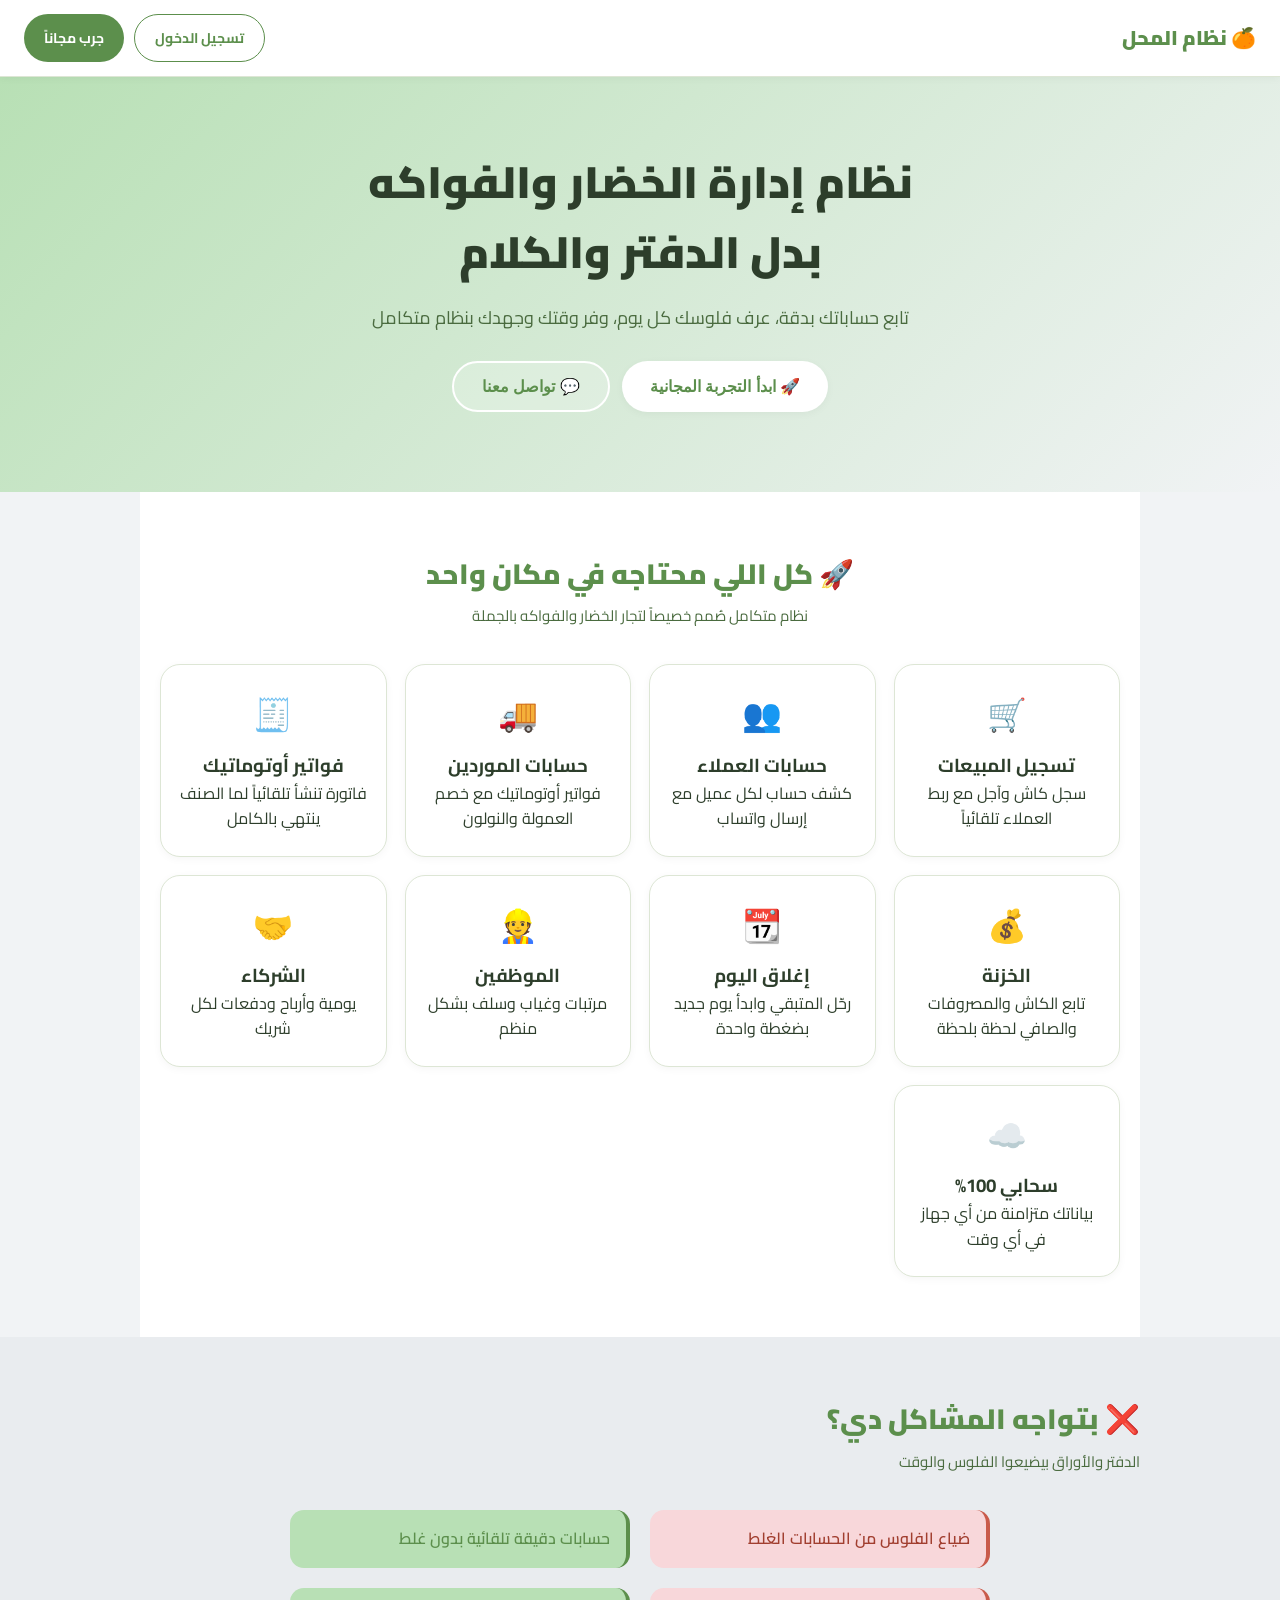
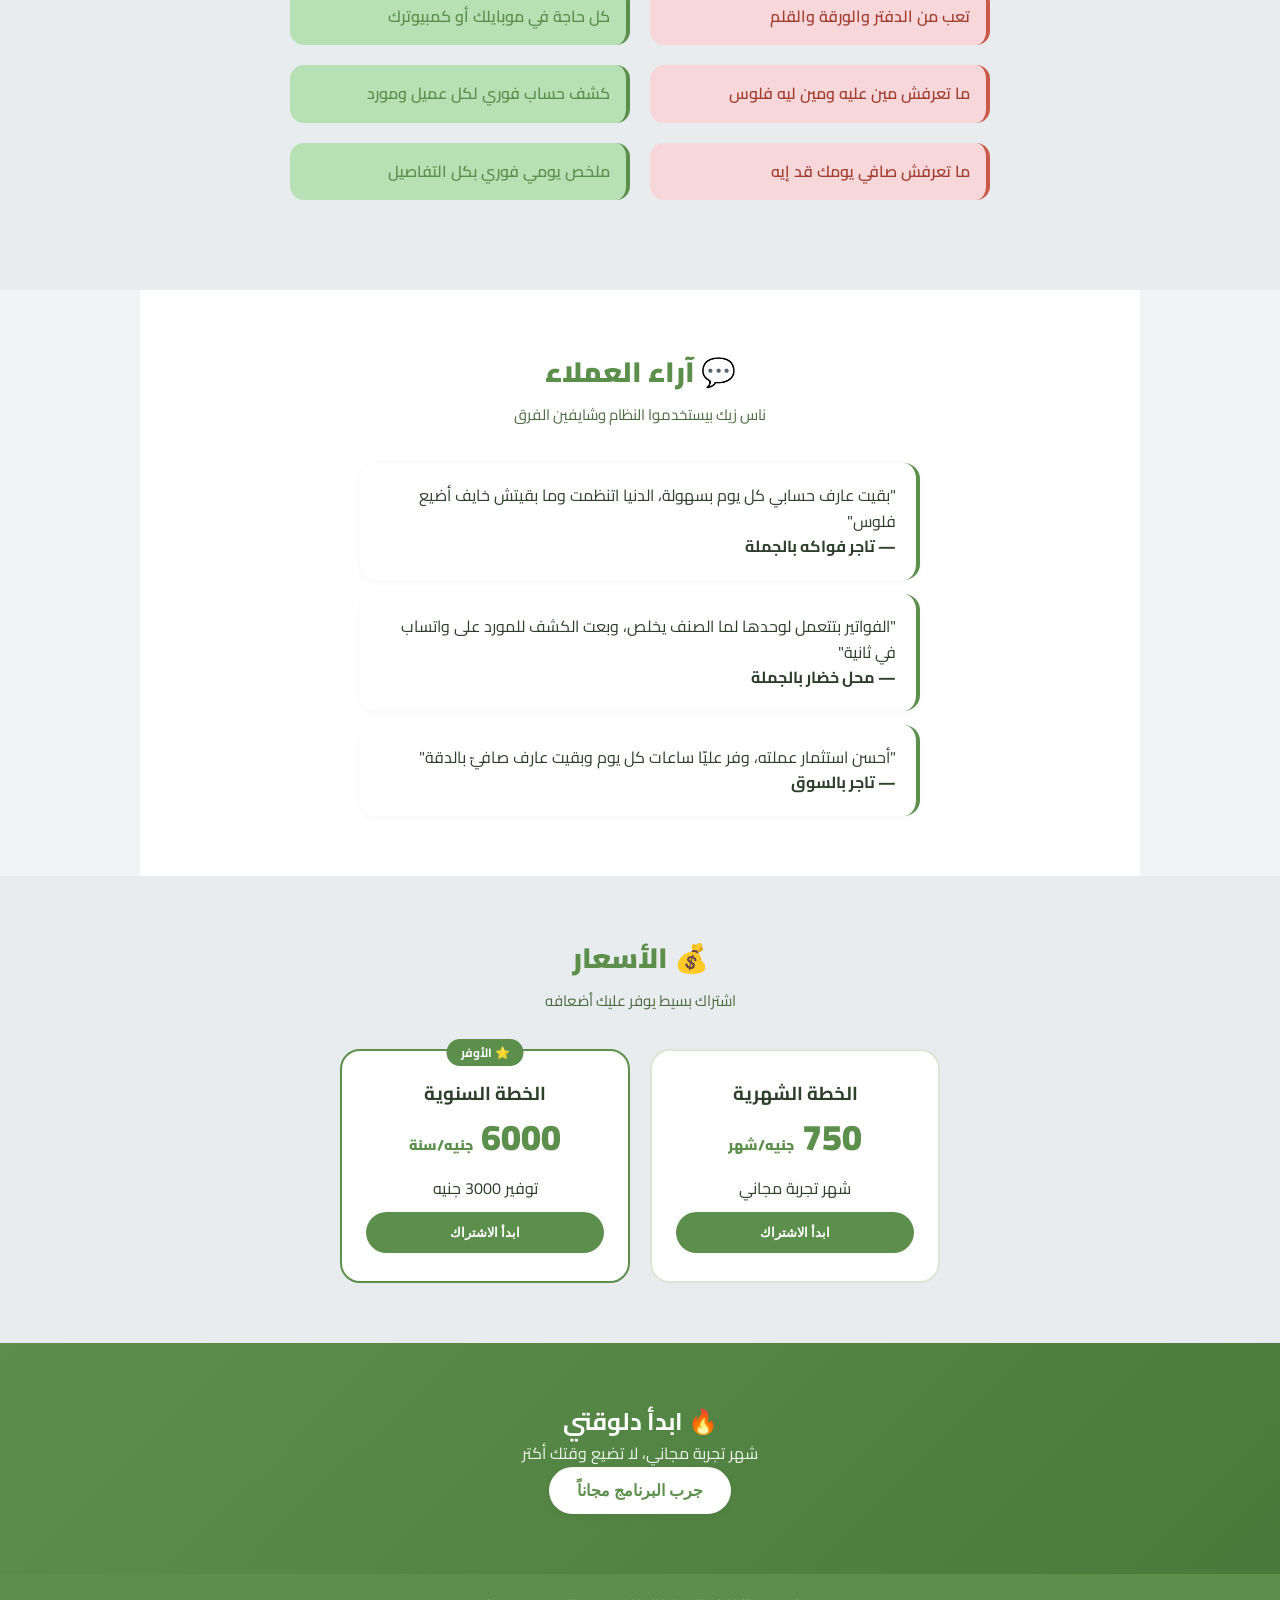
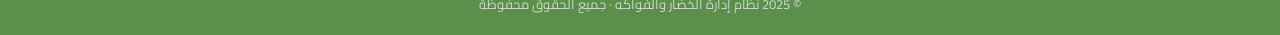
<file: index.html>
<!DOCTYPE html>
<html lang="ar" dir="rtl">
<head>
  <meta charset="UTF-8">
  <meta name="viewport" content="width=device-width, initial-scale=1.0">
  <title>نظام محل الخضار والفواكه</title>
  <link href="https://fonts.googleapis.com/css2?family=Cairo:wght@400;600;700;800;900&display=swap" rel="stylesheet">
  <style>
    /* ===== ألوان الهوية الجديدة: أخضر فاتح، أحمر فاتح، فضي ===== */
    :root {
      --primary-green-light: #b8e0b5;
      --primary-green-soft: #9bcd8e;
      --primary-green-dark: #5c8f4c;
      --primary-red-light: #f8d7da;
      --primary-red-soft: #f5b7b1;
      --primary-red-dark: #c95a4a;
      --primary-silver: #e9ecef;
      --primary-silver-dark: #ced4da;
      --white: #ffffff;
      --bg-light: #f1f3f5;
      --text-dark: #2d3e2b;
      --text-soft: #4a6b3f;
      --border-light: #dde6d5;
      --shadow-sm: 0 2px 8px rgba(0,0,0,0.04);
      --shadow-md: 0 6px 18px rgba(0,0,0,0.06);
    }

    * { margin: 0; padding: 0; box-sizing: border-box; }
    body {
      font-family: 'Cairo', sans-serif;
      background-color: var(--bg-light);
      color: var(--text-dark);
      line-height: 1.6;
    }

    /* ===== شريط التنقل ===== */
    nav {
      position: sticky; top: 0; z-index: 50;
      background: var(--white); padding: 14px 24px;
      display: flex; justify-content: space-between; align-items: center;
      box-shadow: var(--shadow-sm); border-bottom: 1px solid var(--border-light);
    }
    .nav-logo { font-size: 20px; font-weight: 900; color: var(--primary-green-dark); }
    .nav-buttons { display: flex; gap: 10px; }
    .nav-btn {
      padding: 10px 20px; border-radius: 30px; font-weight: 700; font-size: 14px;
      cursor: pointer; font-family: 'Cairo', sans-serif; transition: 0.2s;
    }
    .btn-outline-nav {
      background: transparent; border: 1.5px solid var(--primary-green-dark);
      color: var(--primary-green-dark);
    }
    .btn-outline-nav:hover {
      background: var(--primary-green-light);
    }
    .btn-primary-nav {
      background: var(--primary-green-dark); border: none; color: white;
    }
    .btn-primary-nav:hover {
      background: #4a7a3b;
    }

    /* ===== هيرو ===== */
    .hero {
      background: linear-gradient(135deg, var(--primary-green-light) 0%, var(--bg-light) 100%);
      text-align: center; padding: 70px 20px 80px; position: relative; overflow: hidden;
    }
    .hero h1 { font-size: clamp(26px, 6vw, 44px); font-weight: 900; margin-bottom: 16px; color: var(--text-dark); }
    .hero p { font-size: clamp(15px, 3vw, 18px); color: var(--text-soft); max-width: 560px; margin: 0 auto 28px; }
    .hero-btns { display: flex; justify-content: center; gap: 12px; flex-wrap: wrap; }
    .btn-white {
      padding: 14px 28px; background: var(--white); color: var(--primary-green-dark);
      border: none; border-radius: 40px; font-weight: 800; font-size: 16px;
      cursor: pointer; box-shadow: var(--shadow-sm);
    }
    .btn-outline-white {
      padding: 14px 28px; background: transparent; color: var(--primary-green-dark);
      border: 2px solid var(--white); border-radius: 40px; font-weight: 700; font-size: 16px;
      cursor: pointer; background-color: rgba(255,255,255,0.2);
    }

    /* ===== أقسام عامة ===== */
    .section { padding: 60px 20px; text-align: center; background: var(--white); }
    .container { max-width: 1000px; margin: 0 auto; }
    .section-title { font-size: clamp(22px, 4vw, 28px); font-weight: 900; margin-bottom: 8px; color: var(--primary-green-dark); }
    .section-sub { font-size: 15px; color: var(--text-soft); margin-bottom: 36px; }

    /* ===== بطاقات الميزات ===== */
    .features-grid {
      display: grid; grid-template-columns: repeat(auto-fit, minmax(200px, 1fr));
      gap: 18px; margin-top: 20px;
    }
    .feature-card {
      background: var(--white); padding: 24px 18px; border-radius: 20px;
      border: 1px solid var(--border-light); box-shadow: var(--shadow-sm);
      transition: transform 0.2s;
    }
    .feature-card:hover { transform: translateY(-4px); }
    .feature-icon { font-size: 32px; margin-bottom: 10px; }

    /* ===== قسم المشكلة ===== */
    .problem-section { background: var(--primary-silver); padding: 60px 20px; }
    .problem-grid {
      display: grid; grid-template-columns: 1fr 1fr; gap: 20px;
      max-width: 700px; margin: 0 auto 30px;
    }
    .problem-item {
      background: var(--primary-red-light); padding: 16px; border-radius: 14px;
      border-right: 4px solid var(--primary-red-dark); text-align: right; font-weight: 600; color: #a13e2f;
    }
    .solution-item {
      background: var(--primary-green-light); padding: 16px; border-radius: 14px;
      border-right: 4px solid var(--primary-green-dark); text-align: right; font-weight: 600; color: var(--primary-green-dark);
    }

    /* ===== الشهادات ===== */
    .testimonials { display: flex; flex-direction: column; gap: 14px; max-width: 560px; margin: 0 auto; }
    .testimonial {
      background: var(--white); padding: 20px; border-radius: 16px; text-align: right;
      border-right: 4px solid var(--primary-green-dark); box-shadow: var(--shadow-sm);
    }

    /* ===== الأسعار ===== */
    .pricing-grid {
      display: grid; grid-template-columns: repeat(auto-fit, minmax(240px, 1fr));
      gap: 20px; max-width: 600px; margin: 0 auto;
    }
    .price-card {
      background: var(--white); padding: 28px 24px; border-radius: 20px;
      border: 2px solid var(--border-light);
    }
    .price-card.featured { border-color: var(--primary-green-dark); position: relative; }
    .price-card.featured::before {
      content: "⭐ الأوفر"; position: absolute; top: -12px; right: 50%;
      transform: translateX(50%); background: var(--primary-green-dark); color: white;
      padding: 4px 14px; border-radius: 20px; font-size: 12px; font-weight: 700;
    }
    .price-amount { font-size: 36px; font-weight: 900; color: var(--primary-green-dark); }
    .price-btn {
      width: 100%; padding: 13px; background: var(--primary-green-dark); color: white;
      border: none; border-radius: 40px; font-weight: 700; cursor: pointer;
    }
    .price-btn:hover { background: #4a7a3b; }

    /* ===== CTA ===== */
    .cta-section {
      background: linear-gradient(135deg, var(--primary-green-dark), #4a7a3b);
      color: white; padding: 60px 20px; text-align: center;
    }
    .cta-section .btn-white { color: var(--primary-green-dark); }

    /* ===== الفوتر ===== */
    footer {
      background: var(--primary-green-dark); color: rgba(255,255,255,0.7);
      text-align: center; padding: 20px; font-size: 13px;
    }

    /* ===== نافذة المصادقة المنبثقة (Modal) ===== */
    .modal-overlay {
      position: fixed; top: 0; left: 0; right: 0; bottom: 0;
      background: rgba(0,0,0,0.4); backdrop-filter: blur(4px);
      display: none; align-items: center; justify-content: center;
      z-index: 1000; padding: 16px;
    }
    .auth-modal {
      background: var(--white); border-radius: 32px; padding: 32px 28px;
      max-width: 460px; width: 100%; box-shadow: 0 20px 30px rgba(0,0,0,0.1);
      border: 1px solid var(--border-light); position: relative;
    }
    .modal-close {
      position: absolute; top: 16px; left: 16px;
      background: none; border: none; font-size: 24px; cursor: pointer; color: var(--text-soft);
    }
    .auth-tabs {
      display: flex; gap: 10px; margin-bottom: 28px;
      border-bottom: 2px solid var(--border-light); padding-bottom: 12px;
    }
    .auth-tab {
      flex: 1; text-align: center; padding: 10px; font-weight: 700; font-size: 18px;
      cursor: pointer; border-radius: 30px; background: transparent; border: none;
      color: var(--text-soft); font-family: 'Cairo', sans-serif;
    }
    .auth-tab.active { color: var(--primary-green-dark); background: rgba(92, 143, 76, 0.08); }
    .auth-form { display: flex; flex-direction: column; gap: 18px; }
    .form-group input {
      padding: 16px 18px; border: 1.5px solid var(--border-light);
      border-radius: 16px; font-family: 'Cairo', sans-serif; font-size: 16px;
      width: 100%;
    }
    .btn-auth {
      background: var(--primary-green-dark); color: white; border: none;
      padding: 16px; border-radius: 16px; font-weight: 700; font-size: 18px;
      cursor: pointer; margin-top: 10px;
    }
    .error-message { color: var(--primary-red-dark); font-size: 14px; min-height: 24px; text-align: center; }
    .success-message { color: #2E7D32; font-size: 14px; text-align: center; }
    .hidden { display: none !important; }

    @media (max-width: 600px) {
      .problem-grid { grid-template-columns: 1fr; }
    }
  </style>
</head>
<body>

<!-- شريط التنقل -->
<nav>
  <div class="nav-logo">🍊 نظام المحل</div>
  <div class="nav-buttons">
    <button class="nav-btn btn-outline-nav" onclick="openAuthModal('login')">تسجيل الدخول</button>
    <button class="nav-btn btn-primary-nav" onclick="openAuthModal('signup')">جرب مجاناً</button>
  </div>
</nav>

<!-- قسم البطل -->
<div class="hero">
  <h1>نظام إدارة الخضار والفواكه<br>بدل الدفتر والكلام</h1>
  <p>تابع حساباتك بدقة، عرف فلوسك كل يوم، وفر وقتك وجهدك بنظام متكامل</p>
  <div class="hero-btns">
    <button class="btn-white" onclick="openAuthModal('signup')">🚀 ابدأ التجربة المجانية</button>
    <button class="btn-outline-white" onclick="contactWhatsApp()">💬 تواصل معنا</button>
  </div>
</div>

<!-- الميزات -->
<div class="section container">
  <p class="section-title">🚀 كل اللي محتاجه في مكان واحد</p>
  <p class="section-sub">نظام متكامل صُمم خصيصاً لتجار الخضار والفواكه بالجملة</p>
  <div class="features-grid">
    <div class="feature-card"><div class="feature-icon">🛒</div><h3>تسجيل المبيعات</h3><p>سجل كاش وآجل مع ربط العملاء تلقائياً</p></div>
    <div class="feature-card"><div class="feature-icon">👥</div><h3>حسابات العملاء</h3><p>كشف حساب لكل عميل مع إرسال واتساب</p></div>
    <div class="feature-card"><div class="feature-icon">🚚</div><h3>حسابات الموردين</h3><p>فواتير أوتوماتيك مع خصم العمولة والنولون</p></div>
    <div class="feature-card"><div class="feature-icon">🧾</div><h3>فواتير أوتوماتيك</h3><p>فاتورة تنشأ تلقائياً لما الصنف ينتهي بالكامل</p></div>
    <div class="feature-card"><div class="feature-icon">💰</div><h3>الخزنة</h3><p>تابع الكاش والمصروفات والصافي لحظة بلحظة</p></div>
    <div class="feature-card"><div class="feature-icon">📆</div><h3>إغلاق اليوم</h3><p>رحّل المتبقي وابدأ يوم جديد بضغطة واحدة</p></div>
    <div class="feature-card"><div class="feature-icon">👷</div><h3>الموظفين</h3><p>مرتبات وغياب وسلف بشكل منظم</p></div>
    <div class="feature-card"><div class="feature-icon">🤝</div><h3>الشركاء</h3><p>يومية وأرباح ودفعات لكل شريك</p></div>
    <div class="feature-card"><div class="feature-icon">☁️</div><h3>سحابي 100%</h3><p>بياناتك متزامنة من أي جهاز في أي وقت</p></div>
  </div>
</div>

<!-- المشكلة والحل -->
<div class="problem-section">
  <div class="container">
    <p class="section-title">❌ بتواجه المشاكل دي؟</p>
    <p class="section-sub">الدفتر والأوراق بيضيعوا الفلوس والوقت</p>
    <div class="problem-grid">
      <div class="problem-item">ضياع الفلوس من الحسابات الغلط</div><div class="solution-item">حسابات دقيقة تلقائية بدون غلط</div>
      <div class="problem-item">تعب من الدفتر والورقة والقلم</div><div class="solution-item">كل حاجة في موبايلك أو كمبيوترك</div>
      <div class="problem-item">ما تعرفش مين عليه ومين ليه فلوس</div><div class="solution-item">كشف حساب فوري لكل عميل ومورد</div>
      <div class="problem-item">ما تعرفش صافي يومك قد إيه</div><div class="solution-item">ملخص يومي فوري بكل التفاصيل</div>
    </div>
  </div>
</div>

<!-- الشهادات -->
<div class="section container">
  <p class="section-title">💬 آراء العملاء</p>
  <p class="section-sub">ناس زيك بيستخدموا النظام وشايفين الفرق</p>
  <div class="testimonials">
    <div class="testimonial">"بقيت عارف حسابي كل يوم بسهولة، الدنيا اتنظمت وما بقيتش خايف أضيع فلوس"<br><b>— تاجر فواكه بالجملة</b></div>
    <div class="testimonial">"الفواتير بتتعمل لوحدها لما الصنف يخلص، وبعت الكشف للمورد على واتساب في ثانية"<br><b>— محل خضار بالجملة</b></div>
    <div class="testimonial">"أحسن استثمار عملته، وفر عليّا ساعات كل يوم وبقيت عارف صافيّ بالدقة"<br><b>— تاجر بالسوق</b></div>
  </div>
</div>

<!-- الأسعار -->
<div class="section" style="background: var(--primary-silver);">
  <div class="container">
    <p class="section-title">💰 الأسعار</p>
    <p class="section-sub">اشتراك بسيط يوفر عليك أضعافه</p>
    <div class="pricing-grid">
      <div class="price-card">
        <h3>الخطة الشهرية</h3>
        <div class="price-amount">750 <span style="font-size:14px;">جنيه/شهر</span></div>
        <p style="margin:10px 0;">شهر تجربة مجاني</p>
        <button class="price-btn" onclick="contactWhatsApp()">ابدأ الاشتراك</button>
      </div>
      <div class="price-card featured">
        <h3>الخطة السنوية</h3>
        <div class="price-amount">6000 <span style="font-size:14px;">جنيه/سنة</span></div>
        <p style="margin:10px 0;">توفير 3000 جنيه</p>
        <button class="price-btn" onclick="contactWhatsApp()">ابدأ الاشتراك</button>
      </div>
    </div>
  </div>
</div>

<!-- CTA -->
<div class="cta-section">
  <h2 style="color:white;">🔥 ابدأ دلوقتي</h2>
  <p style="color:rgba(255,255,255,0.9);">شهر تجربة مجاني، لا تضيع وقتك أكتر</p>
  <button class="btn-white" onclick="openAuthModal('signup')">جرب البرنامج مجاناً</button>
</div>

<!-- فوتر -->
<footer>
  <p>© 2025 نظام إدارة الخضار والفواكه · جميع الحقوق محفوظة</p>
</footer>

<!-- نافذة تسجيل الدخول / إنشاء حساب -->
<div class="modal-overlay" id="authModal">
  <div class="auth-modal">
    <button class="modal-close" onclick="closeAuthModal()">&times;</button>
    <div class="auth-tabs">
      <button class="auth-tab active" id="modalTabLogin">تسجيل الدخول</button>
      <button class="auth-tab" id="modalTabSignup">حساب جديد</button>
    </div>

    <!-- نموذج تسجيل الدخول -->
    <form id="modalLoginForm" class="auth-form">
      <div class="form-group"><input type="email" id="modalLoginEmail" placeholder="البريد الإلكتروني" required></div>
      <div class="form-group"><input type="password" id="modalLoginPassword" placeholder="كلمة المرور" required></div>
      <button type="submit" class="btn-auth">دخول</button>
      <div id="modalLoginError" class="error-message"></div>
    </form>

    <!-- نموذج إنشاء حساب -->
    <form id="modalSignupForm" class="auth-form hidden">
      <div class="form-group"><input type="text" id="modalShopName" placeholder="اسم المحل" required></div>
      <div class="form-group"><input type="email" id="modalSignupEmail" placeholder="البريد الإلكتروني" required></div>
      <div class="form-group"><input type="password" id="modalSignupPassword" placeholder="كلمة المرور" required></div>
      <div class="form-group"><input type="password" id="modalSignupConfirm" placeholder="تأكيد كلمة المرور" required></div>
      <button type="submit" class="btn-auth">إنشاء حساب</button>
      <div id="modalSignupError" class="error-message"></div>
      <div id="modalSignupSuccess" class="success-message"></div>
    </form>
  </div>
</div>

<script type="module">
  import { signUp, signIn } from './auth.js';

  // WhatsApp رابط (استبدله برقمك)
  const WHATSAPP = "https://wa.me/201XXXXXXXXX";
  window.contactWhatsApp = () => window.open(WHATSAPP, "_blank");

  const modal = document.getElementById('authModal');
  const tabLogin = document.getElementById('modalTabLogin');
  const tabSignup = document.getElementById('modalTabSignup');
  const loginForm = document.getElementById('modalLoginForm');
  const signupForm = document.getElementById('modalSignupForm');
  const loginError = document.getElementById('modalLoginError');
  const signupError = document.getElementById('modalSignupError');
  const signupSuccess = document.getElementById('modalSignupSuccess');

  window.openAuthModal = (mode) => {
    if (mode === 'signup') {
      tabSignup.classList.add('active');
      tabLogin.classList.remove('active');
      signupForm.classList.remove('hidden');
      loginForm.classList.add('hidden');
    } else {
      tabLogin.classList.add('active');
      tabSignup.classList.remove('active');
      loginForm.classList.remove('hidden');
      signupForm.classList.add('hidden');
    }
    clearModalMessages();
    modal.style.display = 'flex';
  };

  window.closeAuthModal = () => {
    modal.style.display = 'none';
  };

  function clearModalMessages() {
    loginError.textContent = '';
    signupError.textContent = '';
    signupSuccess.textContent = '';
  }

  tabLogin.addEventListener('click', () => openAuthModal('login'));
  tabSignup.addEventListener('click', () => openAuthModal('signup'));

  modal.addEventListener('click', (e) => { if (e.target === modal) closeAuthModal(); });

  loginForm.addEventListener('submit', async (e) => {
    e.preventDefault();
    const email = document.getElementById('modalLoginEmail').value.trim();
    const password = document.getElementById('modalLoginPassword').value.trim();
    if (!email || !password) { loginError.textContent = 'جميع الحقول مطلوبة'; return; }
    const result = await signIn(email, password);
    if (result.success) window.location.href = 'app.html';
    else loginError.textContent = result.error || 'بيانات الدخول غير صحيحة';
  });

  signupForm.addEventListener('submit', async (e) => {
    e.preventDefault();
    const shopName = document.getElementById('modalShopName').value.trim();
    const email = document.getElementById('modalSignupEmail').value.trim();
    const pass = document.getElementById('modalSignupPassword').value.trim();
    const confirm = document.getElementById('modalSignupConfirm').value.trim();

    if (!shopName || !email || !pass || !confirm) {
      signupError.textContent = 'جميع الحقول مطلوبة'; return;
    }
    if (pass !== confirm) {
      signupError.textContent = 'كلمة المرور غير متطابقة'; return;
    }
    if (pass.length < 6) {
      signupError.textContent = 'كلمة المرور يجب أن تكون 6 أحرف على الأقل'; return;
    }

    const result = await signUp(email, pass, shopName);
    if (result.success) {
      signupSuccess.textContent = 'تم إنشاء الحساب، جاري التحويل...';
      signupError.textContent = '';
      setTimeout(() => window.location.href = 'app.html', 1500);
    } else {
      signupError.textContent = result.error || 'فشل إنشاء الحساب';
    }
  });
</script>

</body>
</html>
</file>
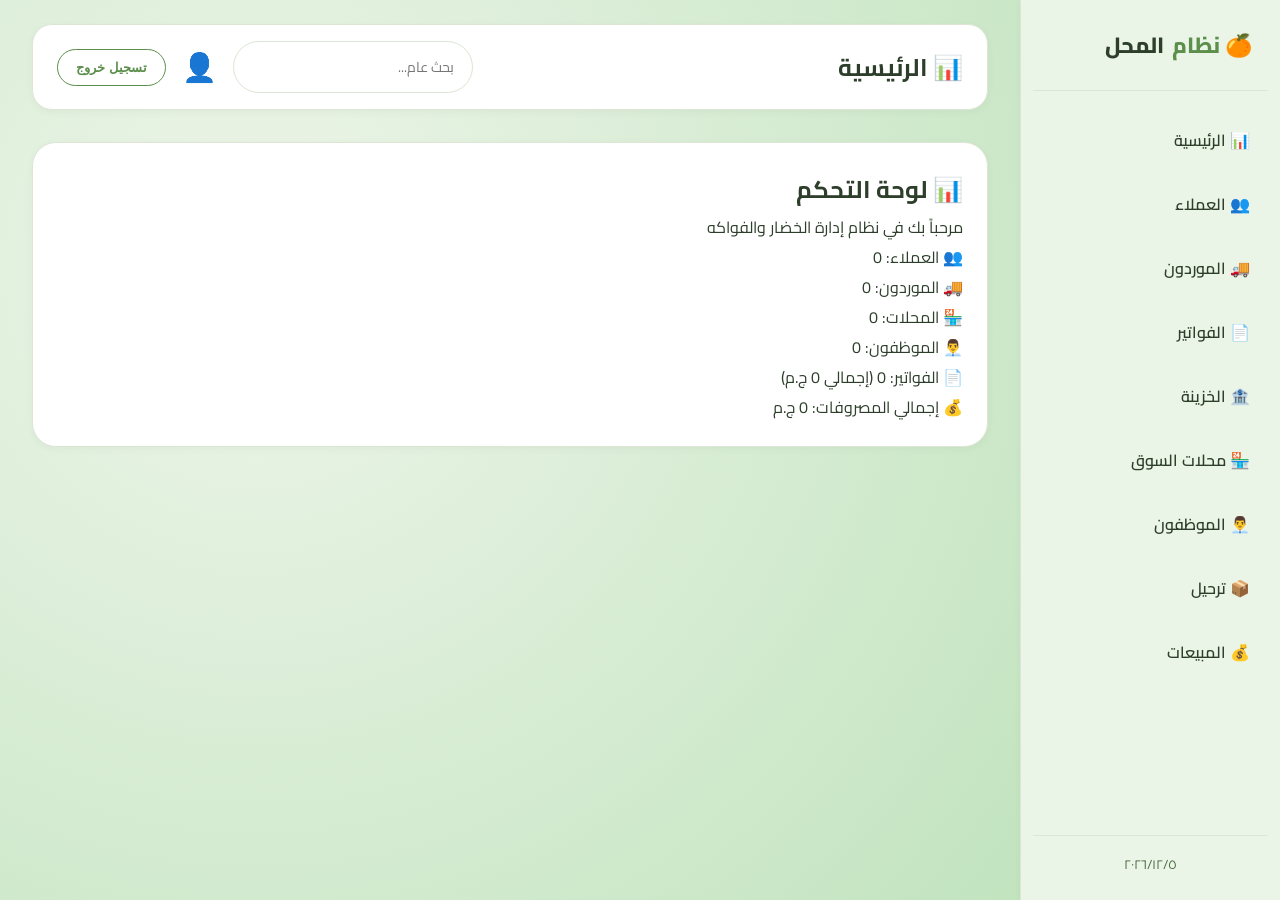
<file: app.html>
<!DOCTYPE html>
<html lang="ar" dir="rtl">
<head>
  <meta charset="UTF-8">
  <meta name="viewport" content="width=device-width, initial-scale=1.0, user-scalable=yes">
  <title>نظام المحل - لوحة التحكم</title>
  <link href="https://fonts.googleapis.com/css2?family=Cairo:wght@400;600;700;800;900&display=swap" rel="stylesheet">
  <link rel="stylesheet" href="style.css">
  <style>
    /* تنسيقات إضافية للنوافذ المنبثقة الداخلية */
    .invoice-item-row {
      display: flex;
      gap: 10px;
      margin-bottom: 12px;
      flex-wrap: wrap;
    }
    .invoice-item-row input {
      flex: 1;
    }
    .items-table {
      width: 100%;
      margin: 16px 0;
    }
    .total-amount {
      font-size: 20px;
      font-weight: bold;
      color: var(--primary-green-dark);
    }
  </style>
</head>
<body>
<div class="bg"></div>

<!-- الشريط الجانبي -->
<div class="sidebar">
  <div class="logo">
    🍊 نظام <span>المحل</span>
  </div>
  <div class="menu">
    <button data-nav="dashboard">📊 الرئيسية</button>
    <button data-nav="customers">👥 العملاء</button>
    <button data-nav="suppliers">🚚 الموردون</button>
    <button data-nav="invoices">📄 الفواتير</button>
    <button data-nav="khazna">🏦 الخزينة</button>
    <button data-nav="market_shops">🏪 محلات السوق</button>
    <button data-nav="employees">👨‍💼 الموظفون</button>
    <button data-nav="tarhil">📦 ترحيل</button>
    <button data-nav="sales">💰 المبيعات</button>
  </div>
  <div class="sidebar-footer">
    <span id="currentDateFooter"></span>
  </div>
</div>

<!-- المحتوى الرئيسي -->
<div class="main">
  <div class="topbar">
    <div class="left">
      <h3 id="pageTitle">الرئيسية</h3>
    </div>
    <div class="right">
      <input type="text" id="globalSearchInput" class="search" placeholder="بحث عام...">
      <div class="user">👤</div>
      <button id="logoutBtn" class="btn-outline">تسجيل خروج</button>
    </div>
  </div>
  <div id="appContent">
    <!-- سيتم تحميل المحتوى ديناميكياً -->
    <div class="card">جاري التحميل...</div>
  </div>
</div>

<!-- شريط الموبايل -->
<div class="mobile-nav">
  <button data-nav="dashboard">📊</button>
  <button data-nav="customers">👥</button>
  <button data-nav="invoices">📄</button>
  <button data-nav="khazna">🏦</button>
  <button data-nav="menu">☰</button>
</div>

<!-- Toast container -->
<div id="toast"></div>

<!-- Modal عام لإضافة عناصر بسيطة -->
<div id="genericModal" class="modal-overlay" style="display: none;">
  <div class="modal-container">
    <div class="modal-header" id="genericModalTitle">إضافة</div>
    <div id="genericModalFields"></div>
    <div style="display: flex; gap: 12px; justify-content: flex-start; margin-top: 24px;">
      <button id="genericModalConfirm" class="btn">إضافة</button>
      <button id="genericModalCancel" class="btn-secondary">إلغاء</button>
    </div>
  </div>
</div>

<!-- Modal لإنشاء فاتورة (إضافة أصناف متعددة) -->
<div id="invoiceModal" class="modal-overlay" style="display: none;">
  <div class="modal-container" style="max-width: 800px;">
    <div class="modal-header">إنشاء فاتورة جديدة</div>
    <div>
      <label>ربط بعميل (اختياري):</label>
      <select id="invoiceCustomerSelect" class="form-control"></select>
    </div>
    <hr>
    <h4>إضافة صنف</h4>
    <div class="invoice-item-row">
      <input type="text" id="itemName" placeholder="اسم الصنف" class="form-control">
      <input type="number" id="itemQty" placeholder="الكمية" value="1" class="form-control">
      <input type="number" id="itemPrice" placeholder="سعر الوحدة" class="form-control">
      <input type="text" id="itemUnit" placeholder="وحدة (كجم/علبة)" value="كجم" class="form-control">
      <button id="addItemBtn" class="btn">➕ إضافة صنف</button>
    </div>
    <div id="invoiceItemsList"></div>
    <div class="total-amount" id="invoiceTotal">الإجمالي: 0 ج.م</div>
    <hr>
    <div style="display: flex; gap: 12px; justify-content: flex-start;">
      <button id="saveInvoiceBtn" class="btn">حفظ الفاتورة</button>
      <button id="closeInvoiceBtn" class="btn-secondary">إلغاء</button>
    </div>
  </div>
</div>

<!-- Modal لعرض تفاصيل الفاتورة -->
<div id="viewInvoiceModal" class="modal-overlay" style="display: none;">
  <div class="modal-container">
    <div class="modal-header">تفاصيل الفاتورة</div>
    <div id="invoiceDetails"></div>
    <button id="closeViewInvoiceBtn" class="btn-secondary">إغلاق</button>
  </div>
</div>

<!-- Modal لعرض حساب عميل/مورد -->
<div id="accountModal" class="modal-overlay" style="display: none;">
  <div class="modal-container">
    <div class="modal-header" id="accountModalTitle">الحساب</div>
    <div id="accountDetails"></div>
    <button id="closeAccountBtn" class="btn-secondary">إغلاق</button>
  </div>
</div>

<script>
  // ------------------- النظام الرئيسي (SPA) -------------------
  (function() {
    // --- دوال localStorage ---
    function save(key, data) { localStorage.setItem(key, JSON.stringify(data)); }
    function load(key, def = []) {
      const raw = localStorage.getItem(key);
      if (!raw) return def;
      try { return JSON.parse(raw); } catch(e) { return def; }
    }

    // --- البيانات الأساسية ---
    let customers = load('customers');
    let suppliers = load('suppliers');
    let shops = load('shops');
    let employees = load('employees');
    let invoices = load('invoices');       // { id, date, customerId, items: [{name,qty,price,unit,total}], total }
    let expenses = load('expenses');       // { id, description, amount, date }
    let transfers = load('transfers');     // { id, date, amount, note }
    let shopPurchases = load('shopPurchases');

    function persistAll() {
      save('customers', customers);
      save('suppliers', suppliers);
      save('shops', shops);
      save('employees', employees);
      save('invoices', invoices);
      save('expenses', expenses);
      save('transfers', transfers);
      save('shopPurchases', shopPurchases);
    }

    // --- دوال مساعدة ---
    function formatDate() {
      return new Date().toLocaleDateString('ar-EG');
    }
    function showToast(msg, isError = false) {
      const toastDiv = document.getElementById('toast');
      const t = document.createElement('div');
      t.className = 'toast';
      t.style.background = isError ? 'var(--primary-red-dark)' : 'var(--primary-green-dark)';
      t.innerText = msg;
      toastDiv.appendChild(t);
      setTimeout(() => t.remove(), 3000);
    }

    // --- إدارة الفواتير المؤقتة ---
    let currentInvoiceItems = [];
    let currentInvoiceCustomerId = null;

    function openInvoiceModal(customerId = null) {
      currentInvoiceItems = [];
      currentInvoiceCustomerId = customerId;
      // تعبئة قائمة العملاء في select
      const select = document.getElementById('invoiceCustomerSelect');
      select.innerHTML = '<option value="">بدون عميل</option>';
      customers.forEach(c => {
        const option = document.createElement('option');
        option.value = c.id;
        option.textContent = `${c.name} (${c.phone})`;
        if (customerId == c.id) option.selected = true;
        select.appendChild(option);
      });
      renderInvoiceModalItems();
      document.getElementById('invoiceModal').style.display = 'flex';
    }

    function renderInvoiceModalItems() {
      const container = document.getElementById('invoiceItemsList');
      if (currentInvoiceItems.length === 0) {
        container.innerHTML = '<p>لا توجد أصناف مضافة.</p>';
        document.getElementById('invoiceTotal').innerHTML = 'الإجمالي: 0 ج.م';
        return;
      }
      let html = '<table class="table"><thead><tr><th>الصنف</th><th>الكمية</th><th>الوحدة</th><th>السعر</th><th>الإجمالي</th><th></th></tr></thead><tbody>';
      let total = 0;
      currentInvoiceItems.forEach((item, idx) => {
        total += item.total;
        html += `<tr>
          <td>${item.name}</td>
          <td>${item.qty}</td>
          <td>${item.unit}</td>
          <td>${item.price}</td>
          <td>${item.total}</td>
          <td><button class="btn-secondary removeItemBtn" data-idx="${idx}">❌</button></td>
        </tr>`;
      });
      html += `</tbody></table>`;
      container.innerHTML = html;
      document.getElementById('invoiceTotal').innerHTML = `الإجمالي: ${total} ج.م`;
      // ربط أزرار الحذف
      document.querySelectorAll('.removeItemBtn').forEach(btn => {
        btn.addEventListener('click', (e) => {
          const idx = parseInt(btn.getAttribute('data-idx'));
          currentInvoiceItems.splice(idx, 1);
          renderInvoiceModalItems();
        });
      });
    }

    function addItemToInvoice() {
      const name = document.getElementById('itemName').value.trim();
      const qty = parseFloat(document.getElementById('itemQty').value);
      const price = parseFloat(document.getElementById('itemPrice').value);
      const unit = document.getElementById('itemUnit').value.trim() || 'كجم';
      if (!name || isNaN(qty) || isNaN(price) || qty <= 0 || price <= 0) {
        showToast('يرجى إدخال اسم الصنف وكمية وسعر صحيحين', true);
        return;
      }
      const total = qty * price;
      currentInvoiceItems.push({ name, qty, price, unit, total });
      // مسح الحقول
      document.getElementById('itemName').value = '';
      document.getElementById('itemQty').value = '1';
      document.getElementById('itemPrice').value = '';
      document.getElementById('itemUnit').value = 'كجم';
      renderInvoiceModalItems();
    }

    function saveCurrentInvoice() {
      if (currentInvoiceItems.length === 0) {
        showToast('لا يمكن حفظ فاتورة بدون أصناف', true);
        return;
      }
      const total = currentInvoiceItems.reduce((s,i)=>s+i.total,0);
      const customerId = document.getElementById('invoiceCustomerSelect').value;
      const newInvoice = {
        id: Date.now(),
        date: formatDate(),
        items: [...currentInvoiceItems],
        total: total,
        customerId: customerId ? parseInt(customerId) : null
      };
      invoices.push(newInvoice);
      persistAll();
      // تحديث رصيد العميل
      if (customerId) {
        const customer = customers.find(c => c.id == parseInt(customerId));
        if (customer) {
          customer.balance = (customer.balance || 0) + total;
          persistAll();
        }
      }
      showToast(`تم حفظ الفاتورة رقم ${newInvoice.id}`);
      document.getElementById('invoiceModal').style.display = 'none';
      navigateTo('invoices');
    }

    // --- عرض تفاصيل الفاتورة ---
    function showInvoiceDetails(invoiceId) {
      const inv = invoices.find(i => i.id == invoiceId);
      if (!inv) return;
      let itemsHtml = '<h4>الأصناف:</h4><table class="table"><thead><tr><th>الصنف</th><th>الكمية</th><th>الوحدة</th><th>السعر</th><th>الإجمالي</th></tr></thead><tbody>';
      inv.items.forEach(item => {
        itemsHtml += `<tr><td>${item.name}</td><td>${item.qty}</td><td>${item.unit}</td><td>${item.price}</td><td>${item.total}</td></tr>`;
      });
      itemsHtml += `</tbody></table><p class="total-amount">المجموع الكلي: ${inv.total} ج.م</p>`;
      document.getElementById('invoiceDetails').innerHTML = itemsHtml;
      document.getElementById('viewInvoiceModal').style.display = 'flex';
    }

    // --- عرض حسابات العملاء والموردين ---
    function showCustomerAccount(customerId) {
      const customer = customers.find(c => c.id == customerId);
      if (!customer) return;
      const custInvoices = invoices.filter(inv => inv.customerId == customerId);
      let html = `<h3>${customer.name}</h3><p>الهاتف: ${customer.phone}</p><p>الرصيد الحالي: ${customer.balance || 0} ج.م</p>`;
      if (custInvoices.length) {
        html += '<h4>الفواتير المسجلة:</h4><ul>';
        custInvoices.forEach(inv => {
          html += `<li>فاتورة رقم ${inv.id} - ${inv.date} - المبلغ: ${inv.total} ج.م</li>`;
        });
        html += '</ul>';
      } else {
        html += '<p>لا توجد فواتير مسجلة.</p>';
      }
      document.getElementById('accountModalTitle').innerText = `حساب العميل: ${customer.name}`;
      document.getElementById('accountDetails').innerHTML = html;
      document.getElementById('accountModal').style.display = 'flex';
    }

    function showSupplierAccount(supplierId) {
      const supplier = suppliers.find(s => s.id == supplierId);
      if (!supplier) return;
      let html = `<h3>${supplier.name}</h3><p>الهاتف: ${supplier.phone}</p><p>الرصيد الحالي: ${supplier.balance || 0} ج.م</p>`;
      document.getElementById('accountModalTitle').innerText = `حساب المورد: ${supplier.name}`;
      document.getElementById('accountDetails').innerHTML = html;
      document.getElementById('accountModal').style.display = 'flex';
    }

    // --- إضافة بيانات عامة ---
    function addCustomer(name, phone, balance) {
      customers.push({ id: Date.now(), name, phone, balance: parseFloat(balance) || 0 });
      persistAll();
      navigateTo('customers');
    }
    function addSupplier(name, phone) {
      suppliers.push({ id: Date.now(), name, phone, balance: 0 });
      persistAll();
      navigateTo('suppliers');
    }
    function addShop(name, address) {
      shops.push({ id: Date.now(), name, address });
      persistAll();
      navigateTo('market_shops');
    }
    function addEmployee(name, area, phone) {
      employees.push({ id: Date.now(), name, area, phone });
      persistAll();
      navigateTo('employees');
    }
    function addExpense(desc, amount) {
      expenses.push({ id: Date.now(), description: desc, amount: parseFloat(amount), date: formatDate() });
      persistAll();
      navigateTo('khazna');
    }
    function addTransfer(amount, note) {
      transfers.push({ id: Date.now(), date: formatDate(), amount: parseFloat(amount), note: note || '' });
      persistAll();
      navigateTo('tarhil');
    }
    function buyFromShop(shopId, itemName, qty, price, unit) {
      const total = qty * price;
      shopPurchases.push({ id: Date.now(), shopId, date: new Date().toLocaleString(), item: itemName, quantity: qty, pricePerUnit: price, unit, total });
      persistAll();
      showToast(`تم شراء ${itemName} من المحل بمبلغ ${total} ج.م`);
      navigateTo('market_shops');
    }

    // --- البحث العام ---
    function globalSearch(query) {
      if (!query.trim()) return [];
      const q = query.trim().toLowerCase();
      const results = [];
      customers.forEach(c => { if (c.name.toLowerCase().includes(q) || c.phone.includes(q)) results.push({ type: 'عميل', data: c, link: 'customers', id: c.id }); });
      suppliers.forEach(s => { if (s.name.toLowerCase().includes(q) || s.phone.includes(q)) results.push({ type: 'مورد', data: s, link: 'suppliers', id: s.id }); });
      shops.forEach(shop => { if (shop.name.toLowerCase().includes(q)) results.push({ type: 'محل', data: shop, link: 'market_shops', id: shop.id }); });
      employees.forEach(emp => { if (emp.name.toLowerCase().includes(q) || (emp.phone && emp.phone.includes(q))) results.push({ type: 'موظف', data: emp, link: 'employees', id: emp.id }); });
      invoices.forEach(inv => { if (inv.id.toString().includes(q)) results.push({ type: 'فاتورة', data: inv, link: 'invoices', id: inv.id }); });
      return results;
    }

    function showSearchResults(query) {
      const results = globalSearch(query);
      if (results.length === 0) { showToast('لا توجد نتائج', true); return; }
      let msg = 'نتائج البحث:\n';
      results.forEach(r => { msg += `${r.type}: ${r.data.name || r.data.id}\n`; });
      alert(msg); // يمكن تحسينها لاحقاً
    }

    // --- دوال العرض (الصفحات) ---
    function renderDashboard() {
      const totalExpenses = expenses.reduce((s,e)=>s+e.amount,0);
      const totalInvoices = invoices.reduce((s,i)=>s+i.total,0);
      return `
        <div class="card">
          <h2>📊 لوحة التحكم</h2>
          <p>مرحباً بك في نظام إدارة الخضار والفواكه</p>
          <p>👥 العملاء: ${customers.length}</p>
          <p>🚚 الموردون: ${suppliers.length}</p>
          <p>🏪 المحلات: ${shops.length}</p>
          <p>👨‍💼 الموظفون: ${employees.length}</p>
          <p>📄 الفواتير: ${invoices.length} (إجمالي ${totalInvoices} ج.م)</p>
          <p>💰 إجمالي المصروفات: ${totalExpenses} ج.م</p>
        </div>
      `;
    }

    function renderCustomers() {
      let html = `<div class="card"><h2>👥 العملاء</h2>
      <button class="btn" id="addCustomerBtn">➕ إضافة عميل</button>
      <button class="btn-secondary" id="newInvoiceForCustomerBtn">📄 فاتورة لعميل</button>
      <table class="table"><thead><tr><th>الاسم</th><th>الهاتف</th><th>الرصيد</th><th></th></tr></thead><tbody>`;
      customers.forEach(c => {
        html += `<tr><td>${c.name}</td><td>${c.phone}</td><td>${c.balance || 0} ج.م</td>
        <td><button class="btn-secondary viewCustomer" data-id="${c.id}">عرض الحساب</button></td></tr>`;
      });
      html += `</tbody></table></div>`;
      return html;
    }

    function renderSuppliers() {
      let html = `<div class="card"><h2>🚚 الموردون</h2>
      <button class="btn" id="addSupplierBtn">➕ إضافة مورد</button>
      <table class="table"><thead><tr><th>الاسم</th><th>الهاتف</th><th>الرصيد</th><th></th></tr></thead><tbody>`;
      suppliers.forEach(s => {
        html += `<tr><td>${s.name}</td><td>${s.phone}</td><td>${s.balance || 0} ج.م</td>
        <td><button class="btn-secondary viewSupplier" data-id="${s.id}">عرض الحساب</button></td></tr>`;
      });
      html += `</tbody></table></div>`;
      return html;
    }

    function renderInvoices() {
      let html = `<div class="card"><h2>📄 الفواتير</h2>
      <button class="btn" id="createInvoiceBtn">➕ فاتورة جديدة</button>
      <table class="table"><thead><tr><th>رقم</th><th>التاريخ</th><th>المجموع</th><th>العميل</th><th></th></tr></thead><tbody>`;
      invoices.forEach(inv => {
        const custName = inv.customerId ? (customers.find(c=>c.id==inv.customerId)?.name || 'غير معروف') : 'بدون عميل';
        html += `<tr><td>${inv.id}</td><td>${inv.date}</td><td>${inv.total} ج.م</td><td>${custName}</td>
        <td><button class="btn-secondary viewInvoiceBtn" data-id="${inv.id}">تفاصيل</button></td></tr>`;
      });
      html += `</tbody></table></div>`;
      return html;
    }

    function renderKhazna() {
      let html = `<div class="card"><h2>🏦 الخزينة - المصروفات</h2>
      <button class="btn" id="addExpenseBtn">➕ تسجيل مصروف</button>
      <table class="table"><thead><tr><th>البيان</th><th>المبلغ</th><th>التاريخ</th></tr></thead><tbody>`;
      expenses.forEach(exp => {
        html += `<tr><td>${exp.description}</td><td>${exp.amount} ج.م</td><td>${exp.date}</td></tr>`;
      });
      html += `</tbody></table></div>`;
      return html;
    }

    function renderMarketShops() {
      let html = `<div class="card"><h2>🏪 محلات السوق</h2>
      <button class="btn" id="addShopBtn">➕ إضافة محل</button>
      <table class="table"><thead><tr><th>اسم المحل</th><th>العنوان</th><th></th></tr></thead><tbody>`;
      shops.forEach(shop => {
        html += `<tr><td>${shop.name}</td><td>${shop.address || '-'}</td>
        <td><button class="btn-secondary buyFromShopBtn" data-id="${shop.id}">شراء من المحل</button></td></tr>`;
      });
      html += `</tbody></table></div>`;
      return html;
    }

    function renderEmployees() {
      let html = `<div class="card"><h2>👨‍💼 الموظفون</h2>
      <button class="btn" id="addEmployeeBtn">➕ إضافة موظف</button>
      <table class="table"><thead><tr><th>الاسم</th><th>المنطقة</th><th>الهاتف</th></tr></thead><tbody>`;
      employees.forEach(emp => {
        html += `<tr><td>${emp.name}</td><td>${emp.area || '-'}</td><td>${emp.phone || '-'}</td></tr>`;
      });
      html += `</tbody></table></div>`;
      return html;
    }

    function renderTarhil() {
      let html = `<div class="card"><h2>📦 ترحيل الأرصدة</h2>
      <button class="btn" id="addTransferBtn">➕ ترحيل جديد</button>
      <table class="table"><thead><tr><th>التاريخ</th><th>المبلغ</th><th>ملاحظات</th></tr></thead><tbody>`;
      transfers.forEach(t => {
        html += `<tr><td>${t.date}</td><td>${t.amount} ج.م</td><td>${t.note}</td></tr>`;
      });
      html += `</tbody></table></div>`;
      return html;
    }

    function renderSales() {
      return `<div class="card"><h2>💰 المبيعات</h2><p>يمكنك عرض تقارير المبيعات من الفواتير.</p></div>`;
    }

    // --- التنقل ---
    let currentPage = 'dashboard';
    function navigateTo(page) {
      currentPage = page;
      const contentDiv = document.getElementById('appContent');
      let html = '';
      switch(page) {
        case 'dashboard': html = renderDashboard(); break;
        case 'customers': html = renderCustomers(); break;
        case 'suppliers': html = renderSuppliers(); break;
        case 'invoices': html = renderInvoices(); break;
        case 'khazna': html = renderKhazna(); break;
        case 'market_shops': html = renderMarketShops(); break;
        case 'employees': html = renderEmployees(); break;
        case 'tarhil': html = renderTarhil(); break;
        case 'sales': html = renderSales(); break;
        default: html = renderDashboard();
      }
      contentDiv.innerHTML = html;
      document.getElementById('pageTitle').innerText = document.querySelector(`[data-nav="${page}"]`)?.innerText || page;
      attachPageEvents();
    }

    function attachPageEvents() {
      // العملاء
      const addCustomerBtn = document.getElementById('addCustomerBtn');
      if (addCustomerBtn) {
        addCustomerBtn.onclick = () => openGenericModal('إضافة عميل', [
          { type: 'text', placeholder: 'الاسم', id: 'cName', key: 'name' },
          { type: 'tel', placeholder: 'الهاتف', id: 'cPhone', key: 'phone' },
          { type: 'number', placeholder: 'الرصيد المبدئي', id: 'cBalance', key: 'balance', value: '0' }
        ], (vals) => addCustomer(vals.name, vals.phone, vals.balance));
      }
      const newInvoiceForCustomer = document.getElementById('newInvoiceForCustomerBtn');
      if (newInvoiceForCustomer) {
        newInvoiceForCustomer.onclick = () => {
          const custId = prompt('أدخل ID العميل (موجود في الجدول)');
          if (custId) openInvoiceModal(parseInt(custId));
          else openInvoiceModal(null);
        };
      }
      // الموردين
      const addSupplierBtn = document.getElementById('addSupplierBtn');
      if (addSupplierBtn) {
        addSupplierBtn.onclick = () => openGenericModal('إضافة مورد', [
          { type: 'text', placeholder: 'الاسم', id: 'sName', key: 'name' },
          { type: 'tel', placeholder: 'الهاتف', id: 'sPhone', key: 'phone' }
        ], (vals) => addSupplier(vals.name, vals.phone));
      }
      // المحلات
      const addShopBtn = document.getElementById('addShopBtn');
      if (addShopBtn) {
        addShopBtn.onclick = () => openGenericModal('إضافة محل', [
          { type: 'text', placeholder: 'اسم المحل', id: 'shName', key: 'name' },
          { type: 'text', placeholder: 'العنوان', id: 'shAddress', key: 'address' }
        ], (vals) => addShop(vals.name, vals.address));
      }
      // الموظفين
      const addEmployeeBtn = document.getElementById('addEmployeeBtn');
      if (addEmployeeBtn) {
        addEmployeeBtn.onclick = () => openGenericModal('إضافة موظف', [
          { type: 'text', placeholder: 'الاسم', id: 'eName', key: 'name' },
          { type: 'text', placeholder: 'المنطقة', id: 'eArea', key: 'area' },
          { type: 'tel', placeholder: 'الهاتف', id: 'ePhone', key: 'phone' }
        ], (vals) => addEmployee(vals.name, vals.area, vals.phone));
      }
      // الفواتير
      const createInvoiceBtn = document.getElementById('createInvoiceBtn');
      if (createInvoiceBtn) createInvoiceBtn.onclick = () => openInvoiceModal(null);
      // عرض تفاصيل الفاتورة
      document.querySelectorAll('.viewInvoiceBtn').forEach(btn => {
        btn.onclick = (e) => showInvoiceDetails(parseInt(btn.getAttribute('data-id')));
      });
      // عرض حسابات العملاء والموردين
      document.querySelectorAll('.viewCustomer').forEach(btn => {
        btn.onclick = (e) => showCustomerAccount(parseInt(btn.getAttribute('data-id')));
      });
      document.querySelectorAll('.viewSupplier').forEach(btn => {
        btn.onclick = (e) => showSupplierAccount(parseInt(btn.getAttribute('data-id')));
      });
      // المصروفات
      const addExpenseBtn = document.getElementById('addExpenseBtn');
      if (addExpenseBtn) {
        addExpenseBtn.onclick = () => openGenericModal('تسجيل مصروف', [
          { type: 'text', placeholder: 'البيان', id: 'expDesc', key: 'desc' },
          { type: 'number', placeholder: 'المبلغ (ج.م)', id: 'expAmount', key: 'amount' }
        ], (vals) => addExpense(vals.desc, vals.amount));
      }
      // الترحيل
      const addTransferBtn = document.getElementById('addTransferBtn');
      if (addTransferBtn) {
        addTransferBtn.onclick = () => openGenericModal('ترحيل رصيد', [
          { type: 'number', placeholder: 'المبلغ (ج.م)', id: 'transAmount', key: 'amount' },
          { type: 'text', placeholder: 'ملاحظات', id: 'transNote', key: 'note' }
        ], (vals) => addTransfer(vals.amount, vals.note));
      }
      // شراء من المحل
      document.querySelectorAll('.buyFromShopBtn').forEach(btn => {
        btn.onclick = (e) => {
          const shopId = parseInt(btn.getAttribute('data-id'));
          openGenericModal('شراء من المحل - إضافة صنف', [
            { type: 'text', placeholder: 'اسم الصنف', id: 'itemName', key: 'name' },
            { type: 'number', placeholder: 'الكمية', id: 'qty', key: 'qty', value: '1' },
            { type: 'number', placeholder: 'سعر الوحدة', id: 'price', key: 'price' },
            { type: 'text', placeholder: 'الوحدة', id: 'unit', key: 'unit', value: 'كجم' }
          ], (vals) => buyFromShop(shopId, vals.name, parseFloat(vals.qty), parseFloat(vals.price), vals.unit));
        };
      });
    }

    // --- Generic Modal ---
    let genericCallback = null;
    function openGenericModal(title, fields, onSave) {
      const modal = document.getElementById('genericModal');
      document.getElementById('genericModalTitle').innerText = title;
      const container = document.getElementById('genericModalFields');
      container.innerHTML = '';
      fields.forEach(f => {
        const input = document.createElement('input');
        input.type = f.type || 'text';
        input.placeholder = f.placeholder;
        input.id = f.id;
        input.value = f.value || '';
        input.classList.add('form-control');
        container.appendChild(input);
      });
      genericCallback = onSave;
      modal.style.display = 'flex';
      document.getElementById('genericModalConfirm').onclick = () => {
        const values = {};
        fields.forEach(f => {
          const el = document.getElementById(f.id);
          if (el) values[f.key] = el.value;
        });
        if (genericCallback) genericCallback(values);
        modal.style.display = 'none';
      };
      document.getElementById('genericModalCancel').onclick = () => { modal.style.display = 'none'; };
    }

    // --- البحث ---
    const searchInput = document.getElementById('globalSearchInput');
    if (searchInput) {
      searchInput.addEventListener('keypress', (e) => {
        if (e.key === 'Enter') showSearchResults(searchInput.value);
      });
    }

    // --- ربط أزرار التنقل ---
    function bindNavButtons() {
      document.querySelectorAll('[data-nav]').forEach(btn => {
        btn.onclick = () => navigateTo(btn.getAttribute('data-nav'));
      });
    }

    // --- إغلاق المودالات ---
    document.getElementById('closeInvoiceBtn')?.addEventListener('click', () => document.getElementById('invoiceModal').style.display = 'none');
    document.getElementById('saveInvoiceBtn')?.addEventListener('click', saveCurrentInvoice);
    document.getElementById('addItemBtn')?.addEventListener('click', addItemToInvoice);
    document.getElementById('closeViewInvoiceBtn')?.addEventListener('click', () => document.getElementById('viewInvoiceModal').style.display = 'none');
    document.getElementById('closeAccountBtn')?.addEventListener('click', () => document.getElementById('accountModal').style.display = 'none');

    // --- تسجيل الخروج (محاكاة) ---
    document.getElementById('logoutBtn')?.addEventListener('click', () => {
      localStorage.clear();
      window.location.href = 'index.html';
    });

    // --- التاريخ ---
    document.getElementById('currentDateFooter').innerText = new Date().toLocaleDateString('ar-EG');

    // --- بدء التشغيل ---
    window.onload = () => {
      bindNavButtons();
      navigateTo('dashboard');
    };
  })();
</script>
</body>
</html>
</file>
<file: style.css>
/* ===== ألوان الهوية الجديدة ===== */
:root {
  --primary-green-light: #b8e0b5;
  --primary-green-soft: #9bcd8e;
  --primary-green-dark: #5c8f4c;
  --primary-red-light: #f8d7da;
  --primary-red-soft: #f5b7b1;
  --primary-red-dark: #c95a4a;
  --primary-silver: #e9ecef;
  --primary-silver-dark: #ced4da;
  --text-dark: #2d3e2b;
  --text-soft: #4a6b3f;
  --border-light: #dde6d5;
  --shadow-sm: 0 2px 8px rgba(0,0,0,0.04);
  --shadow-md: 0 6px 18px rgba(0,0,0,0.06);
  --sidebar-bg: #eaf5e8;
  --card-bg: #ffffff;
}

* {
  margin: 0;
  padding: 0;
  box-sizing: border-box;
}

body {
  font-family: 'Cairo', sans-serif;
  background-color: var(--primary-green-light);
  color: var(--text-dark);
  display: flex;
  height: 100vh;
  overflow: hidden;
}

.bg {
  position: fixed;
  top: 0;
  left: 0;
  width: 100%;
  height: 100%;
  background: radial-gradient(circle at 20% 30%, #eef5ea, var(--primary-green-light));
  z-index: -2;
}

/* ===== الشريط الجانبي ===== */
.sidebar {
  width: 260px;
  background: var(--sidebar-bg);
  backdrop-filter: blur(4px);
  padding: 24px 12px;
  border-left: 1px solid var(--border-light);
  display: flex;
  flex-direction: column;
  box-shadow: var(--shadow-sm);
}

.logo {
  font-size: 22px;
  font-weight: 800;
  color: var(--primary-green-dark);
  padding: 0 16px 24px;
  display: flex;
  align-items: center;
  gap: 8px;
  border-bottom: 1px solid var(--border-light);
  margin-bottom: 20px;
}

.logo span {
  color: var(--text-dark);
}

.menu {
  flex: 1;
  display: flex;
  flex-direction: column;
  gap: 6px;
}

.menu button {
  width: 100%;
  padding: 14px 18px;
  margin: 0;
  border-radius: 14px;
  border: none;
  background: transparent;
  color: var(--text-dark);
  font-family: 'Cairo', sans-serif;
  font-weight: 600;
  font-size: 16px;
  text-align: right;
  cursor: pointer;
  transition: all 0.2s;
  display: flex;
  align-items: center;
  gap: 12px;
}

.menu button:hover {
  background: rgba(92, 143, 76, 0.1);
}

.menu button.active {
  background: var(--primary-green-dark);
  color: white;
}

.sidebar-footer {
  margin-top: auto;
  text-align: center;
  font-size: 13px;
  color: var(--text-soft);
  padding-top: 16px;
  border-top: 1px solid var(--border-light);
}

/* ===== المحتوى الرئيسي ===== */
.main {
  flex: 1;
  padding: 24px 32px;
  overflow-y: auto;
}

/* ===== الشريط العلوي ===== */
.topbar {
  display: flex;
  justify-content: space-between;
  align-items: center;
  margin-bottom: 32px;
  background: var(--card-bg);
  padding: 16px 24px;
  border-radius: 20px;
  box-shadow: var(--shadow-sm);
  border: 1px solid var(--border-light);
}

.topbar .left h3 {
  font-size: 24px;
  font-weight: 700;
  color: var(--text-dark);
}

.topbar .right {
  display: flex;
  align-items: center;
  gap: 16px;
}

.search {
  padding: 12px 18px;
  border-radius: 30px;
  border: 1px solid var(--border-light);
  background: white;
  font-family: 'Cairo', sans-serif;
  font-size: 14px;
  width: 240px;
}

.user {
  font-size: 28px;
  color: var(--primary-green-dark);
  cursor: pointer;
}

.btn-outline {
  background: transparent;
  border: 1.5px solid var(--primary-green-dark);
  color: var(--primary-green-dark);
  padding: 10px 18px;
  border-radius: 30px;
  font-weight: 700;
  cursor: pointer;
  transition: 0.2s;
}

.btn-outline:hover {
  background: var(--primary-green-dark);
  color: white;
}

/* ===== البطاقات ===== */
.card {
  background: var(--card-bg);
  border-radius: 24px;
  padding: 24px;
  margin-bottom: 24px;
  box-shadow: var(--shadow-sm);
  border: 1px solid var(--border-light);
  transition: transform 0.2s, box-shadow 0.2s;
}

.card:hover {
  box-shadow: var(--shadow-md);
}

/* ===== الأزرار ===== */
.btn {
  padding: 12px 24px;
  border-radius: 14px;
  border: none;
  background: var(--primary-green-dark);
  color: white;
  font-family: 'Cairo', sans-serif;
  font-weight: 700;
  font-size: 16px;
  cursor: pointer;
  transition: background 0.2s;
}

.btn:hover {
  background: #4a7a3b;
}

.btn-secondary {
  background: transparent;
  border: 1.5px solid var(--primary-green-dark);
  color: var(--primary-green-dark);
}

.btn-secondary:hover {
  background: var(--primary-green-dark);
  color: white;
}

.btn-danger {
  background: var(--primary-red-dark);
  color: white;
  border: none;
}

.btn-danger:hover {
  background: #b24a3a;
}

/* ===== الجداول ===== */
.table {
  width: 100%;
  border-collapse: collapse;
  margin-top: 16px;
}

.table th {
  text-align: right;
  padding: 16px 12px;
  background: var(--sidebar-bg);
  color: var(--text-dark);
  font-weight: 700;
  border-bottom: 2px solid var(--border-light);
}

.table td {
  padding: 14px 12px;
  border-bottom: 1px solid var(--border-light);
  color: var(--text-soft);
}

/* ===== النماذج ===== */
.form-control {
  padding: 14px 18px;
  border: 1.5px solid var(--border-light);
  border-radius: 16px;
  font-family: 'Cairo', sans-serif;
  font-size: 15px;
  background: white;
  width: 100%;
  margin-bottom: 16px;
}

.form-control:focus {
  outline: none;
  border-color: var(--primary-green-soft);
}

/* ===== الرسائل (Toast) ===== */
#toast {
  position: fixed;
  bottom: 24px;
  left: 24px;
  z-index: 2000;
  display: flex;
  flex-direction: column;
  gap: 12px;
}

.toast {
  background: var(--primary-green-dark);
  color: white;
  padding: 14px 24px;
  border-radius: 40px;
  font-weight: 600;
  box-shadow: var(--shadow-md);
  animation: slideIn 0.3s;
}

@keyframes slideIn {
  from { opacity: 0; transform: translateX(30px); }
  to { opacity: 1; transform: translateX(0); }
}

/* ===== النوافذ المنبثقة (مودال) ===== */
.modal-overlay {
  position: fixed;
  top: 0;
  left: 0;
  width: 100%;
  height: 100%;
  background: rgba(0,0,0,0.5);
  backdrop-filter: blur(3px);
  display: flex;
  align-items: center;
  justify-content: center;
  z-index: 1000;
}

.modal-container {
  background: white;
  border-radius: 28px;
  width: 90%;
  max-width: 600px;
  max-height: 85vh;
  overflow-y: auto;
  padding: 24px;
  box-shadow: var(--shadow-md);
}

.modal-header {
  font-size: 22px;
  font-weight: 800;
  color: var(--primary-green-dark);
  margin-bottom: 20px;
  border-bottom: 2px solid var(--border-light);
  padding-bottom: 12px;
}

/* ===== شريط التنقل السفلي للموبايل ===== */
.mobile-nav {
  display: none;
  position: fixed;
  bottom: 0;
  left: 0;
  right: 0;
  background: white;
  padding: 10px;
  justify-content: space-around;
  border-top: 1px solid var(--border-light);
  z-index: 500;
}

@media (max-width: 768px) {
  .sidebar {
    display: none;
  }
  .mobile-nav {
    display: flex;
  }
  .main {
    padding: 16px;
    padding-bottom: 80px;
  }
}

h1, h2, h3, h4 {
  color: var(--text-dark);
  font-weight: 700;
}

hr {
  border: none;
  border-top: 1px solid var(--border-light);
  margin: 20px 0;
}
</file>
